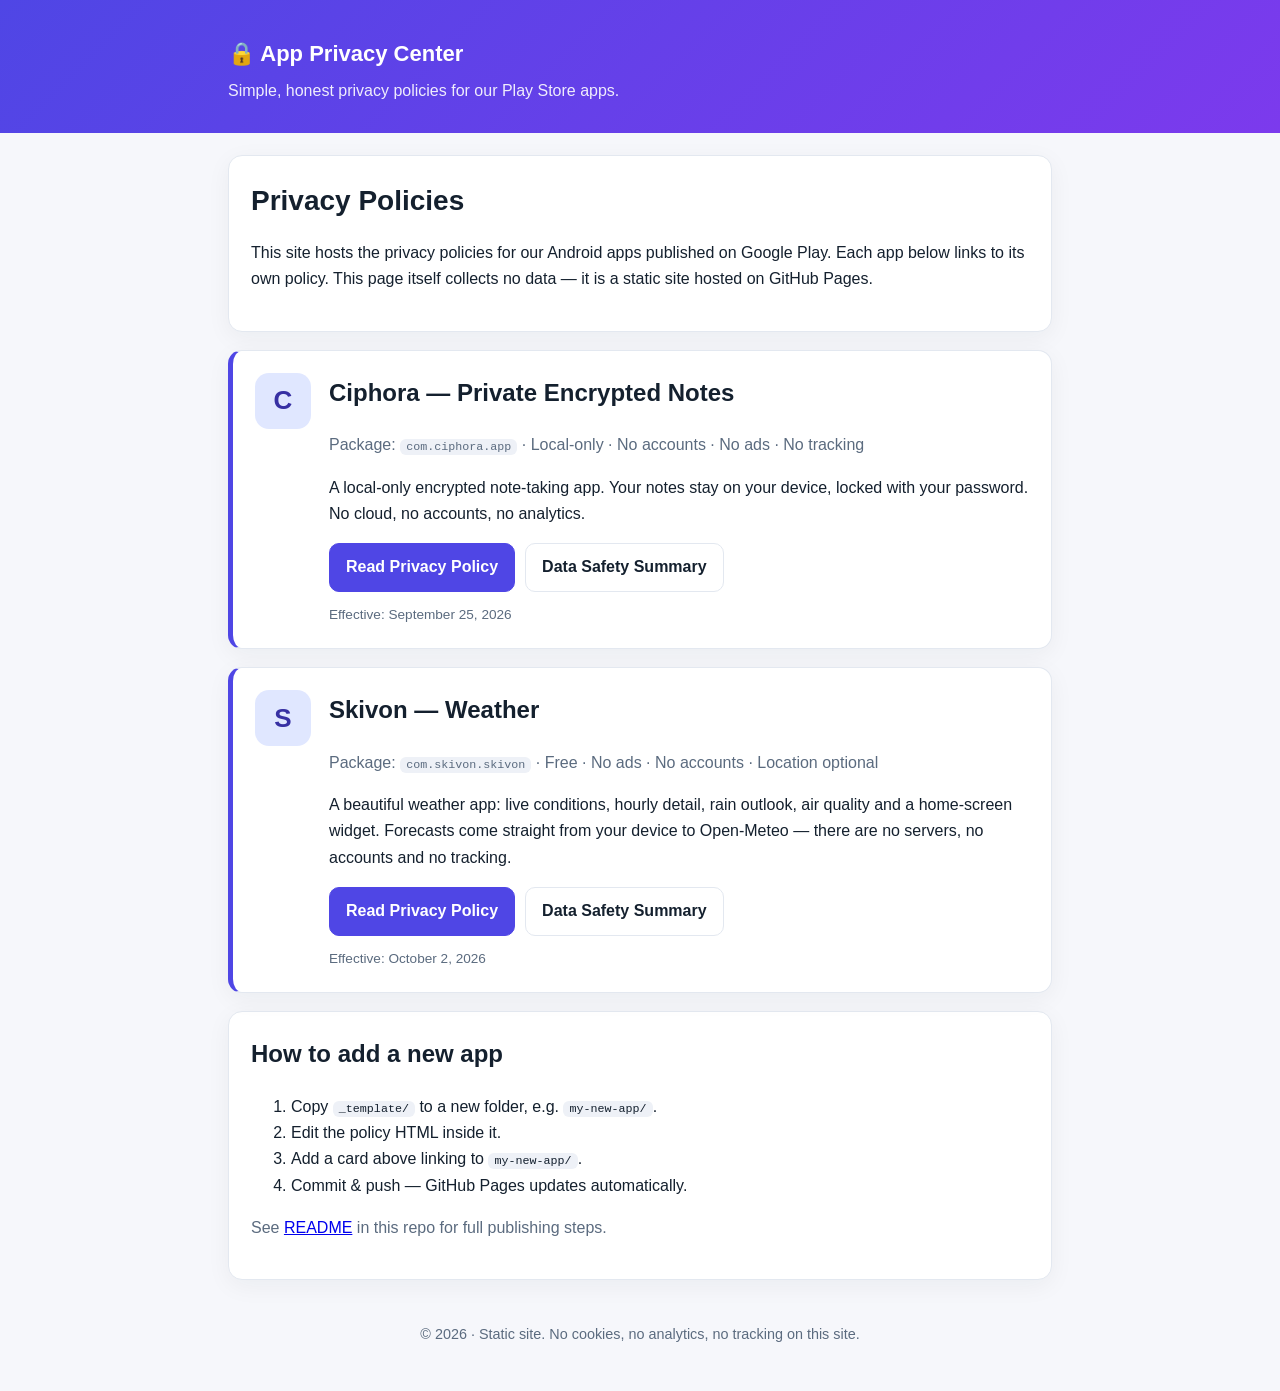
<file: index.html>
<!doctype html>
<html lang="en">
<head>
  <meta charset="utf-8" />
  <meta name="viewport" content="width=device-width, initial-scale=1" />
  <title>Privacy Policies — Our Android Apps</title>
  <meta name="description" content="Privacy policies for our Android apps published on Google Play, including Ciphora and Skivon." />
  <link rel="stylesheet" href="assets/css/style.css" />
  <link rel="icon" href="data:image/svg+xml,<svg xmlns='http://www.w3.org/2000/svg' viewBox='0 0 100 100'><text y='.9em' font-size='90'>🔒</text></svg>" />
</head>
<body>
  <header class="site-header">
    <div class="container">
      <div class="brand">🔒 App Privacy Center</div>
      <p class="tagline">Simple, honest privacy policies for our Play Store apps.</p>
    </div>
  </header>

  <main class="container">
    <section class="card intro">
      <h1>Privacy Policies</h1>
      <p>
        This site hosts the privacy policies for our Android apps published on
        Google Play. Each app below links to its own policy. This page itself
        collects no data — it is a static site hosted on GitHub Pages.
      </p>
    </section>

    <section class="app-grid">
      <!-- Ciphora -->
      <article class="card app-card featured">
        <div class="app-icon">C</div>
        <div>
          <h2>Ciphora — Private Encrypted Notes</h2>
          <p class="meta">Package: <code>com.ciphora.app</code> · Local-only · No accounts · No ads · No tracking</p>
          <p>
            A local-only encrypted note-taking app. Your notes stay on your device,
            locked with your password. No cloud, no accounts, no analytics.
          </p>
          <div class="actions">
            <a class="btn primary" href="ciphora/">Read Privacy Policy</a>
            <a class="btn" href="ciphora/#data-safety">Data Safety Summary</a>
          </div>
          <p class="updated">Effective: September 25, 2026</p>
        </div>
      </article>

      <!-- Skivon -->
      <article class="card app-card featured">
        <div class="app-icon">S</div>
        <div>
          <h2>Skivon — Weather</h2>
          <p class="meta">Package: <code>com.skivon.skivon</code> · Free · No ads · No accounts · Location optional</p>
          <p>
            A beautiful weather app: live conditions, hourly detail, rain outlook, air
            quality and a home-screen widget. Forecasts come straight from your device to
            Open-Meteo — there are no servers, no accounts and no tracking.
          </p>
          <div class="actions">
            <a class="btn primary" href="skivon/">Read Privacy Policy</a>
            <a class="btn" href="skivon/#data-safety">Data Safety Summary</a>
          </div>
          <p class="updated">Effective: October 2, 2026</p>
        </div>
      </article>

      <!-- Template for future apps: copy this block, change name/slug/description -->
      <!--
      <article class="card app-card">
        <div class="app-icon">A</div>
        <div>
          <h2>Your Next App</h2>
          <p class="meta">Package: com.example.app</p>
          <p>Short one-line description.</p>
          <div class="actions">
            <a class="btn primary" href="your-app-slug/">Read Privacy Policy</a>
          </div>
        </div>
      </article>
      -->
    </section>

    <section class="card">
      <h2>How to add a new app</h2>
      <ol>
        <li>Copy <code>_template/</code> to a new folder, e.g. <code>my-new-app/</code>.</li>
        <li>Edit the policy HTML inside it.</li>
        <li>Add a card above linking to <code>my-new-app/</code>.</li>
        <li>Commit &amp; push — GitHub Pages updates automatically.</li>
      </ol>
      <p class="muted">See <a href="https://github.com/">README</a> in this repo for full publishing steps.</p>
    </section>

    <footer class="footer">
      <p>© 2026 · Static site. No cookies, no analytics, no tracking on this site.</p>
    </footer>
  </main>
</body>
</html>
</file>
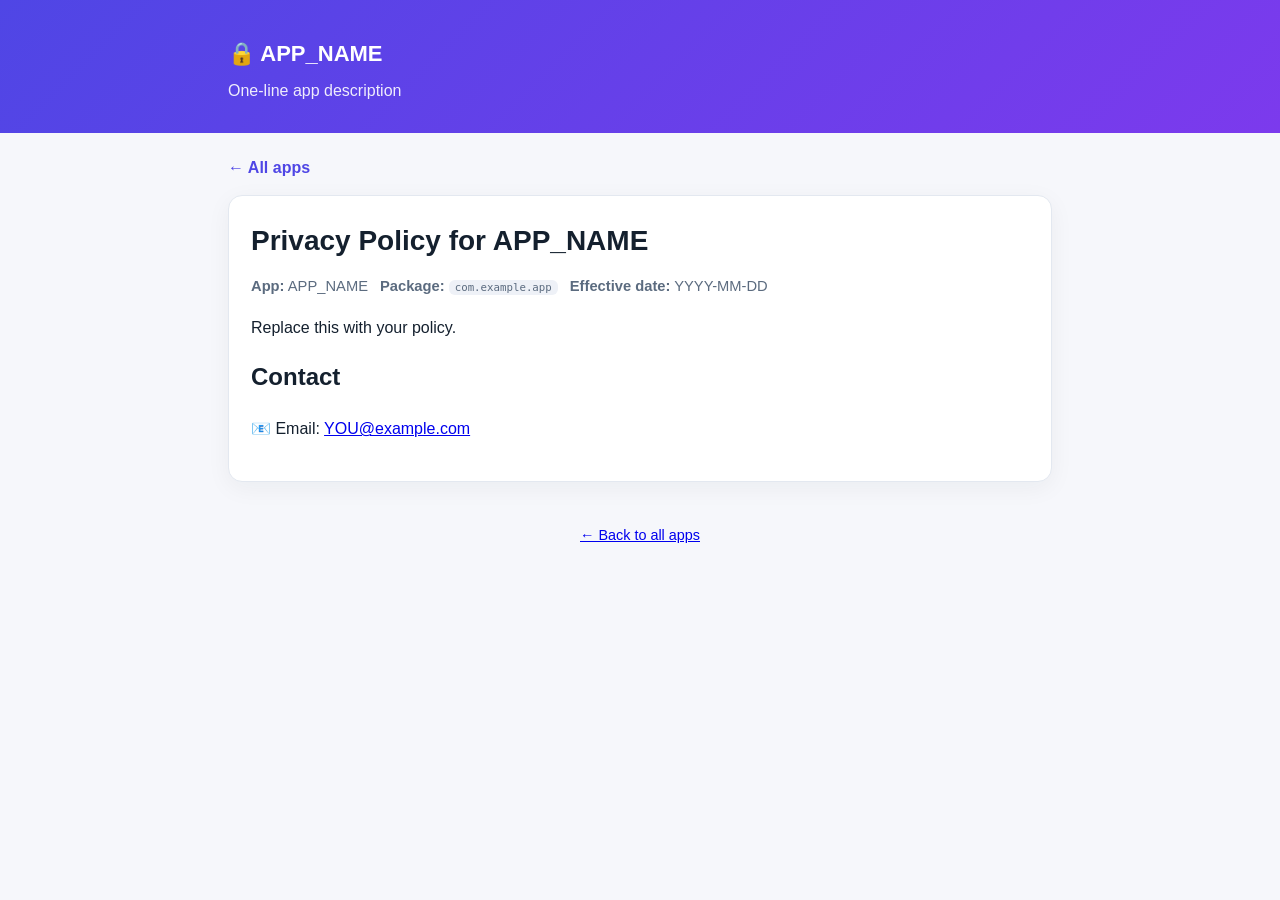
<file: _template/index.html>
<!doctype html>
<html lang="en">
<head>
  <meta charset="utf-8" />
  <meta name="viewport" content="width=device-width, initial-scale=1" />
  <title>Privacy Policy — APP_NAME</title>
  <meta name="description" content="Privacy Policy for APP_NAME." />
  <link rel="stylesheet" href="../assets/css/style.css" />
</head>
<body>
  <header class="site-header">
    <div class="container">
      <div class="brand">🔒 APP_NAME</div>
      <p class="tagline">One-line app description</p>
    </div>
  </header>
  <main class="container">
    <a class="back-link" href="../">← All apps</a>
    <article class="card">
      <h1>Privacy Policy for APP_NAME</h1>
      <div class="policy-meta">
        <span><strong>App:</strong> APP_NAME</span>
        <span><strong>Package:</strong> <code>com.example.app</code></span>
        <span><strong>Effective date:</strong> YYYY-MM-DD</span>
      </div>
      <!-- Copy sections from ciphora/index.html and adapt:
        1. What data is collected?
        2. Permissions used and why
        3. Third-party SDKs (Firebase? Ads? Analytics?)
        4. Data retention & deletion
        5. Children
        6. Contact email (required by Play Console)

        Tables: wrap the header row in <thead>/<tbody> and add data-label="Header"
        to every <td> — theme stylesheets use those labels to stack tables into
        readable cards on phones.
      -->
      <p>Replace this with your policy.</p>
      <h2>Contact</h2>
      <p>📧 Email: <a href="mailto:YOU@example.com">YOU@example.com</a></p>
    </article>
    <footer class="footer"><p><a href="../">← Back to all apps</a></p></footer>
  </main>
</body>
</html>
</file>
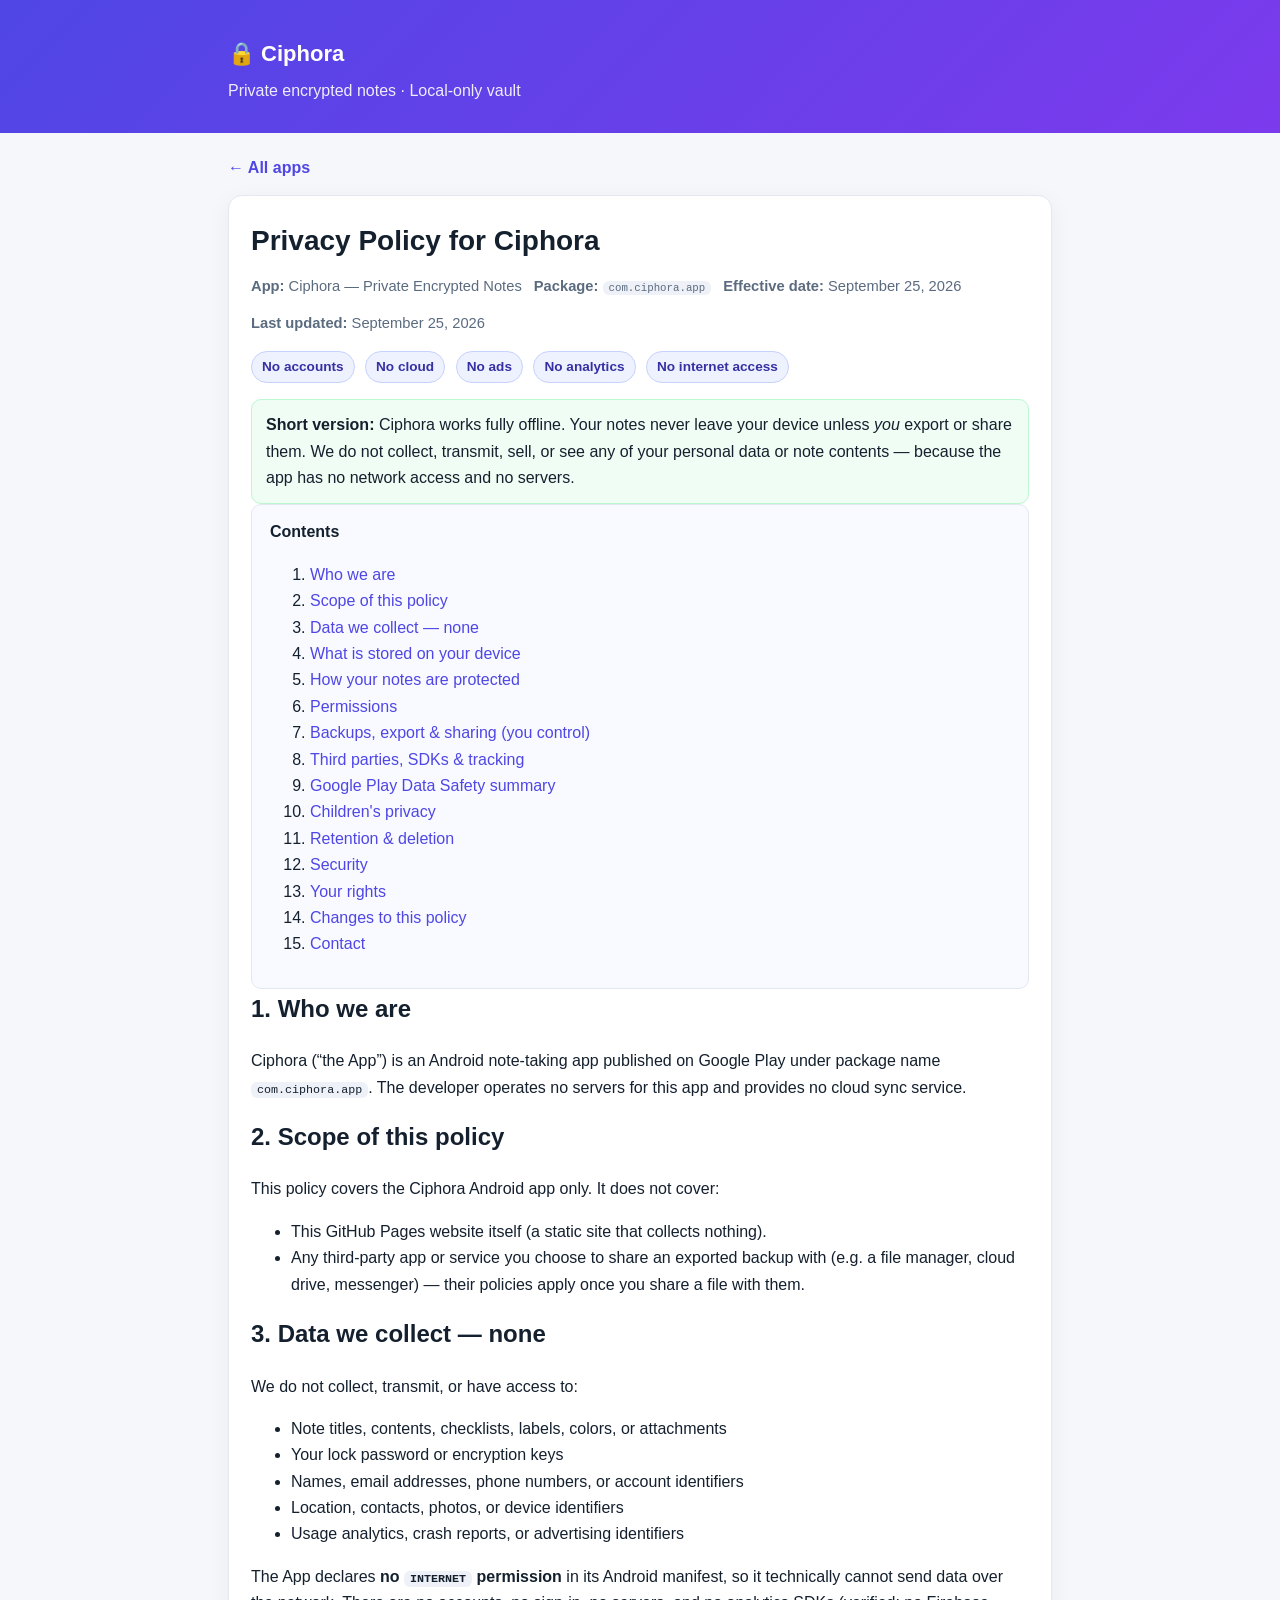
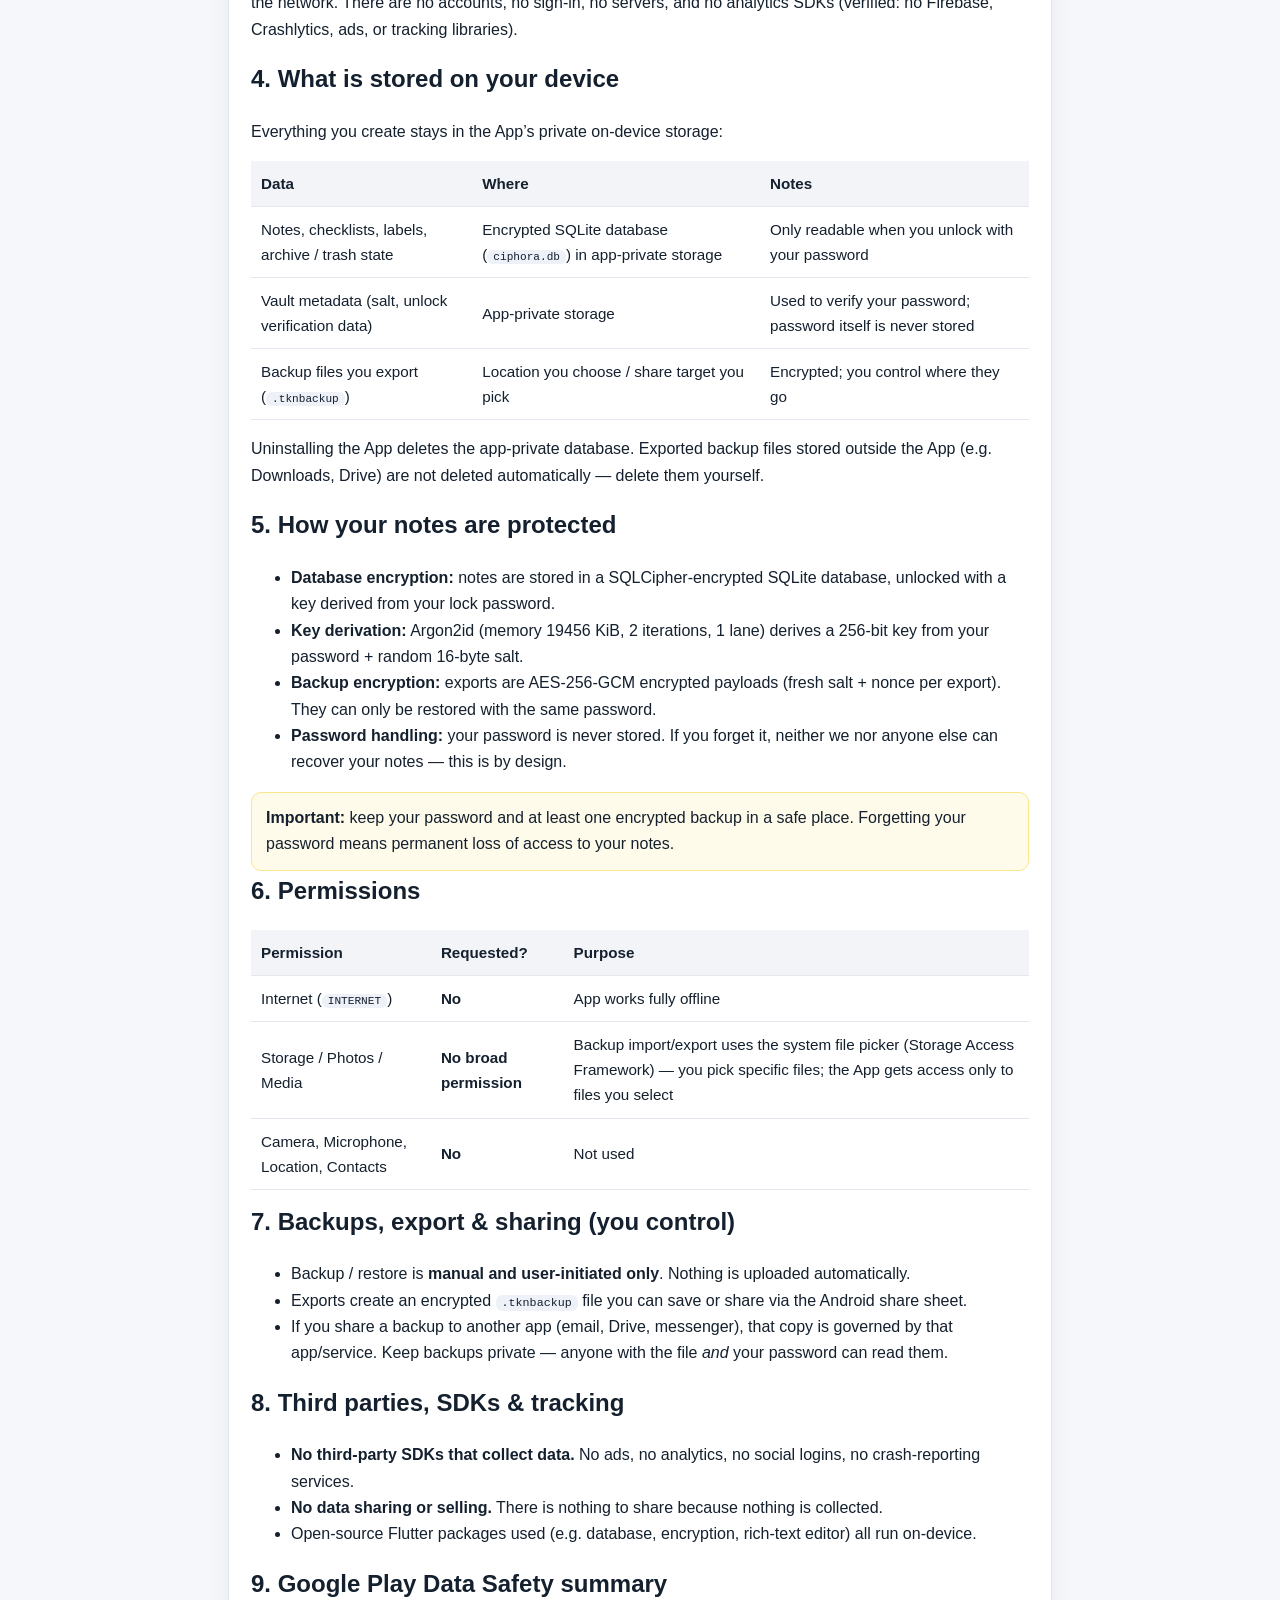
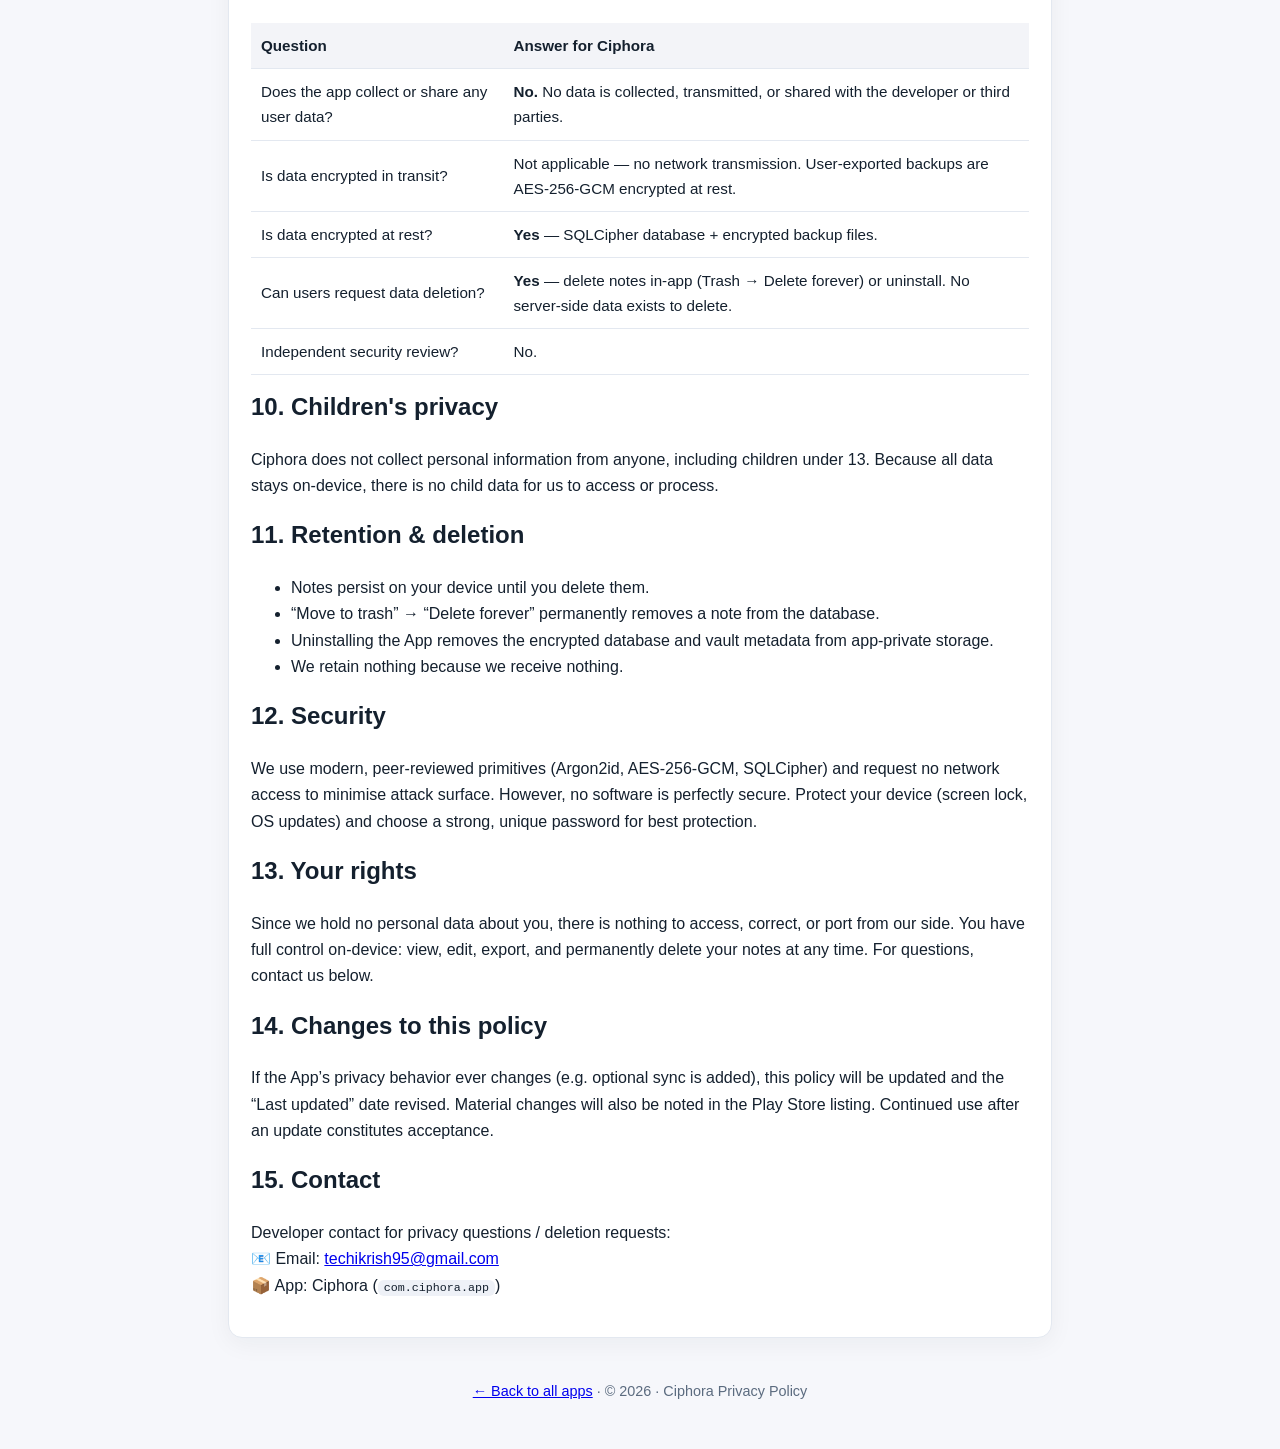
<file: ciphora/index.html>
<!doctype html>
<html lang="en">
<head>
  <meta charset="utf-8" />
  <meta name="viewport" content="width=device-width, initial-scale=1" />
  <title>Privacy Policy — Ciphora</title>
  <meta name="description" content="Privacy Policy for Ciphora, a local-only encrypted note-taking app for Android. No accounts, no cloud, no tracking." />
  <link rel="stylesheet" href="../assets/css/style.css" />
  <link rel="icon" href="data:image/svg+xml,<svg xmlns='http://www.w3.org/2000/svg' viewBox='0 0 100 100'><text y='.9em' font-size='90'>🔒</text></svg>" />
</head>
<body>
  <header class="site-header policy-header">
    <div class="container">
      <div class="brand">🔒 Ciphora</div>
      <p class="tagline">Private encrypted notes · Local-only vault</p>
    </div>
  </header>

  <main class="container">
    <a class="back-link" href="../">← All apps</a>

    <article class="card">
      <h1>Privacy Policy for Ciphora</h1>
      <div class="policy-meta">
        <span><strong>App:</strong> Ciphora — Private Encrypted Notes</span>
        <span><strong>Package:</strong> <code>com.ciphora.app</code></span>
        <span><strong>Effective date:</strong> September 25, 2026</span>
        <span><strong>Last updated:</strong> September 25, 2026</span>
      </div>
      <p>
        <span class="badge">No accounts</span>
        <span class="badge">No cloud</span>
        <span class="badge">No ads</span>
        <span class="badge">No analytics</span>
        <span class="badge">No internet access</span>
      </p>

      <div class="highlight">
        <strong>Short version:</strong> Ciphora works fully offline. Your notes never leave
        your device unless <em>you</em> export or share them. We do not collect, transmit,
        sell, or see any of your personal data or note contents — because the app has no
        network access and no servers.
      </div>

      <nav class="toc">
        <strong>Contents</strong>
        <ol>
          <li><a href="#who">Who we are</a></li>
          <li><a href="#scope">Scope of this policy</a></li>
          <li><a href="#collect">Data we collect — none</a></li>
          <li><a href="#stored">What is stored on your device</a></li>
          <li><a href="#encryption">How your notes are protected</a></li>
          <li><a href="#permissions">Permissions</a></li>
          <li><a href="#backup">Backups, export &amp; sharing (you control)</a></li>
          <li><a href="#third">Third parties, SDKs &amp; tracking</a></li>
          <li><a href="#data-safety">Google Play Data Safety summary</a></li>
          <li><a href="#children">Children's privacy</a></li>
          <li><a href="#retention">Retention &amp; deletion</a></li>
          <li><a href="#security">Security</a></li>
          <li><a href="#rights">Your rights</a></li>
          <li><a href="#changes">Changes to this policy</a></li>
          <li><a href="#contact">Contact</a></li>
        </ol>
      </nav>

      <h2 id="who">1. Who we are</h2>
      <p>
        Ciphora (“the App”) is an Android note-taking app published on Google Play
        under package name <code>com.ciphora.app</code>. The developer operates no
        servers for this app and provides no cloud sync service.
      </p>

      <h2 id="scope">2. Scope of this policy</h2>
      <p>
        This policy covers the Ciphora Android app only. It does not cover:
      </p>
      <ul>
        <li>This GitHub Pages website itself (a static site that collects nothing).</li>
        <li>Any third-party app or service you choose to share an exported backup with (e.g. a file manager, cloud drive, messenger) — their policies apply once you share a file with them.</li>
      </ul>

      <h2 id="collect">3. Data we collect — none</h2>
      <p>We do not collect, transmit, or have access to:</p>
      <ul>
        <li>Note titles, contents, checklists, labels, colors, or attachments</li>
        <li>Your lock password or encryption keys</li>
        <li>Names, email addresses, phone numbers, or account identifiers</li>
        <li>Location, contacts, photos, or device identifiers</li>
        <li>Usage analytics, crash reports, or advertising identifiers</li>
      </ul>
      <p>
        The App declares <strong>no <code>INTERNET</code> permission</strong> in its
        Android manifest, so it technically cannot send data over the network.
        There are no accounts, no sign-in, no servers, and no analytics SDKs
        (verified: no Firebase, Crashlytics, ads, or tracking libraries).
      </p>

      <h2 id="stored">4. What is stored on your device</h2>
      <p>Everything you create stays in the App’s private on-device storage:</p>
      <table>
        <tr><th>Data</th><th>Where</th><th>Notes</th></tr>
        <tr><td>Notes, checklists, labels, archive / trash state</td><td>Encrypted SQLite database (<code>ciphora.db</code>) in app-private storage</td><td>Only readable when you unlock with your password</td></tr>
        <tr><td>Vault metadata (salt, unlock verification data)</td><td>App-private storage</td><td>Used to verify your password; password itself is never stored</td></tr>
        <tr><td>Backup files you export (<code>.tknbackup</code>)</td><td>Location you choose / share target you pick</td><td>Encrypted; you control where they go</td></tr>
      </table>
      <p>Uninstalling the App deletes the app-private database. Exported backup files stored outside the App (e.g. Downloads, Drive) are not deleted automatically — delete them yourself.</p>

      <h2 id="encryption">5. How your notes are protected</h2>
      <ul>
        <li><strong>Database encryption:</strong> notes are stored in a SQLCipher-encrypted SQLite database, unlocked with a key derived from your lock password.</li>
        <li><strong>Key derivation:</strong> Argon2id (memory 19456 KiB, 2 iterations, 1 lane) derives a 256-bit key from your password + random 16-byte salt.</li>
        <li><strong>Backup encryption:</strong> exports are AES-256-GCM encrypted payloads (fresh salt + nonce per export). They can only be restored with the same password.</li>
        <li><strong>Password handling:</strong> your password is never stored. If you forget it, neither we nor anyone else can recover your notes — this is by design.</li>
      </ul>
      <div class="warning">
        <strong>Important:</strong> keep your password and at least one encrypted backup in a safe place.
        Forgetting your password means permanent loss of access to your notes.
      </div>

      <h2 id="permissions">6. Permissions</h2>
      <table>
        <tr><th>Permission</th><th>Requested?</th><th>Purpose</th></tr>
        <tr><td>Internet (<code>INTERNET</code>)</td><td><strong>No</strong></td><td>App works fully offline</td></tr>
        <tr><td>Storage / Photos / Media</td><td><strong>No broad permission</strong></td><td>Backup import/export uses the system file picker (Storage Access Framework) — you pick specific files; the App gets access only to files you select</td></tr>
        <tr><td>Camera, Microphone, Location, Contacts</td><td><strong>No</strong></td><td>Not used</td></tr>
      </table>

      <h2 id="backup">7. Backups, export &amp; sharing (you control)</h2>
      <ul>
        <li>Backup / restore is <strong>manual and user-initiated only</strong>. Nothing is uploaded automatically.</li>
        <li>Exports create an encrypted <code>.tknbackup</code> file you can save or share via the Android share sheet.</li>
        <li>If you share a backup to another app (email, Drive, messenger), that copy is governed by that app/service. Keep backups private — anyone with the file <em>and</em> your password can read them.</li>
      </ul>

      <h2 id="third">8. Third parties, SDKs &amp; tracking</h2>
      <ul>
        <li><strong>No third-party SDKs that collect data.</strong> No ads, no analytics, no social logins, no crash-reporting services.</li>
        <li><strong>No data sharing or selling.</strong> There is nothing to share because nothing is collected.</li>
        <li>Open-source Flutter packages used (e.g. database, encryption, rich-text editor) all run on-device.</li>
      </ul>

      <h2 id="data-safety">9. Google Play Data Safety summary</h2>
      <table>
        <tr><th>Question</th><th>Answer for Ciphora</th></tr>
        <tr><td>Does the app collect or share any user data?</td><td><strong>No.</strong> No data is collected, transmitted, or shared with the developer or third parties.</td></tr>
        <tr><td>Is data encrypted in transit?</td><td>Not applicable — no network transmission. User-exported backups are AES-256-GCM encrypted at rest.</td></tr>
        <tr><td>Is data encrypted at rest?</td><td><strong>Yes</strong> — SQLCipher database + encrypted backup files.</td></tr>
        <tr><td>Can users request data deletion?</td><td><strong>Yes</strong> — delete notes in-app (Trash → Delete forever) or uninstall. No server-side data exists to delete.</td></tr>
        <tr><td>Independent security review?</td><td>No.</td></tr>
      </table>

      <h2 id="children">10. Children's privacy</h2>
      <p>
        Ciphora does not collect personal information from anyone, including children under 13.
        Because all data stays on-device, there is no child data for us to access or process.
      </p>

      <h2 id="retention">11. Retention &amp; deletion</h2>
      <ul>
        <li>Notes persist on your device until you delete them.</li>
        <li>“Move to trash” → “Delete forever” permanently removes a note from the database.</li>
        <li>Uninstalling the App removes the encrypted database and vault metadata from app-private storage.</li>
        <li>We retain nothing because we receive nothing.</li>
      </ul>

      <h2 id="security">12. Security</h2>
      <p>
        We use modern, peer-reviewed primitives (Argon2id, AES-256-GCM, SQLCipher) and request
        no network access to minimise attack surface. However, no software is perfectly secure.
        Protect your device (screen lock, OS updates) and choose a strong, unique password for best protection.
      </p>

      <h2 id="rights">13. Your rights</h2>
      <p>
        Since we hold no personal data about you, there is nothing to access, correct, or port from our side.
        You have full control on-device: view, edit, export, and permanently delete your notes at any time.
        For questions, contact us below.
      </p>

      <h2 id="changes">14. Changes to this policy</h2>
      <p>
        If the App’s privacy behavior ever changes (e.g. optional sync is added), this policy will be
        updated and the “Last updated” date revised. Material changes will also be noted in the Play Store listing.
        Continued use after an update constitutes acceptance.
      </p>

      <h2 id="contact">15. Contact</h2>
      <p>
        Developer contact for privacy questions / deletion requests:<br />
        📧 Email: <a href="mailto:techikrish95@gmail.com">techikrish95@gmail.com</a><br />
        📦 App: Ciphora (<code>com.ciphora.app</code>)
      </p>
    </article>

    <footer class="footer">
      <p><a href="../">← Back to all apps</a> · © 2026 · Ciphora Privacy Policy</p>
    </footer>
  </main>
</body>
</html>
</file>
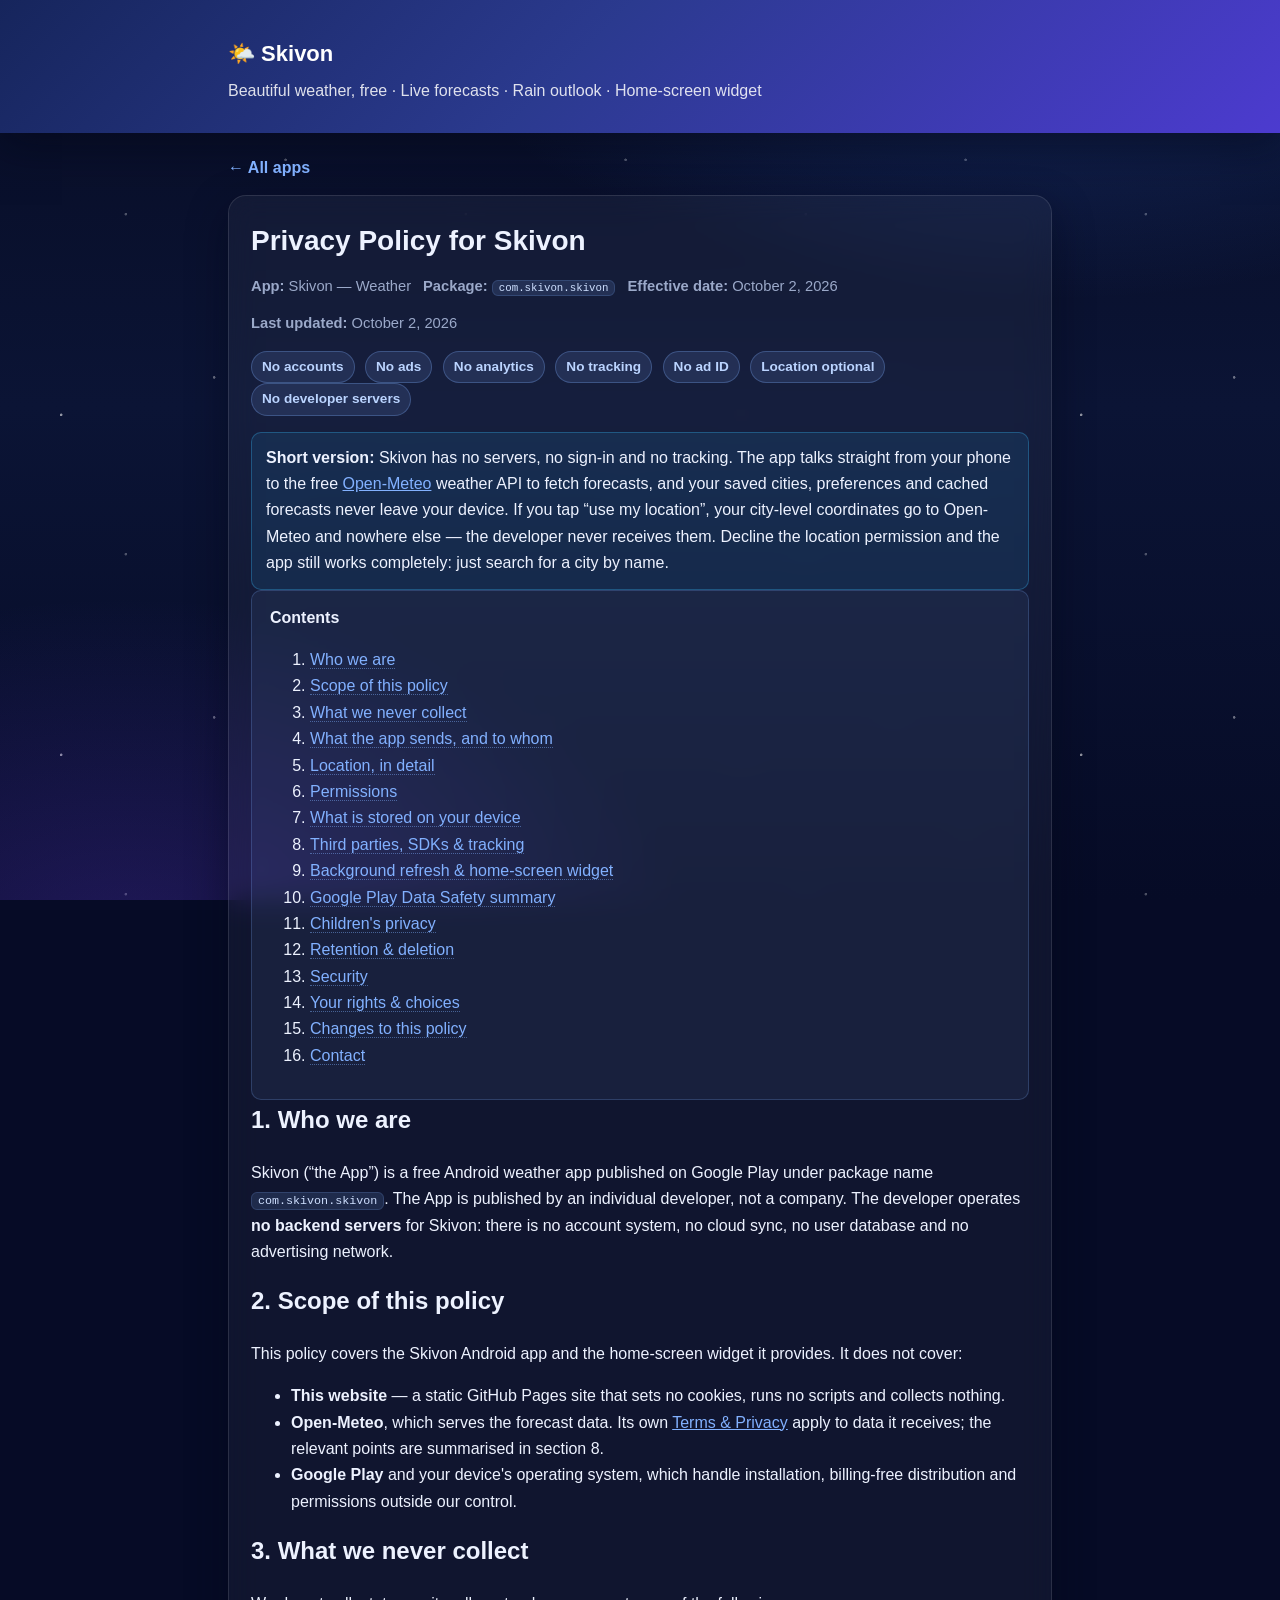
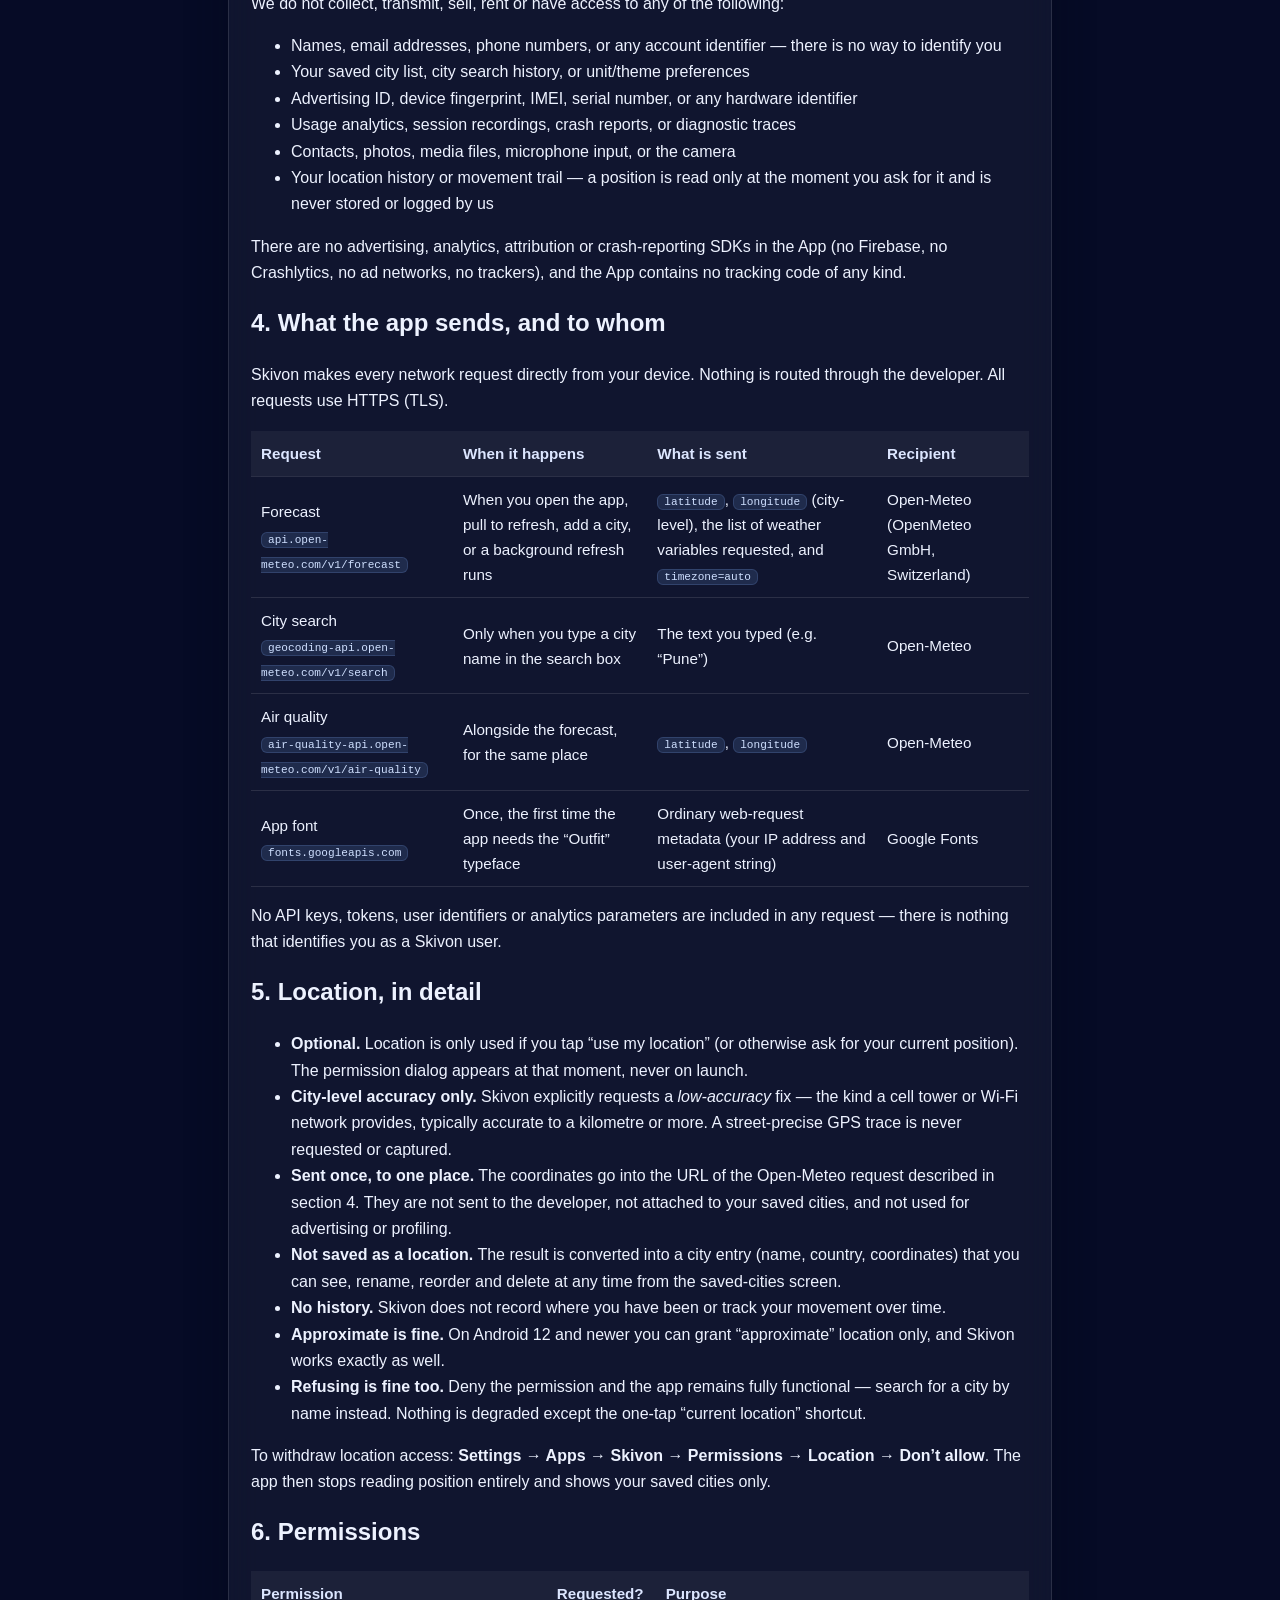
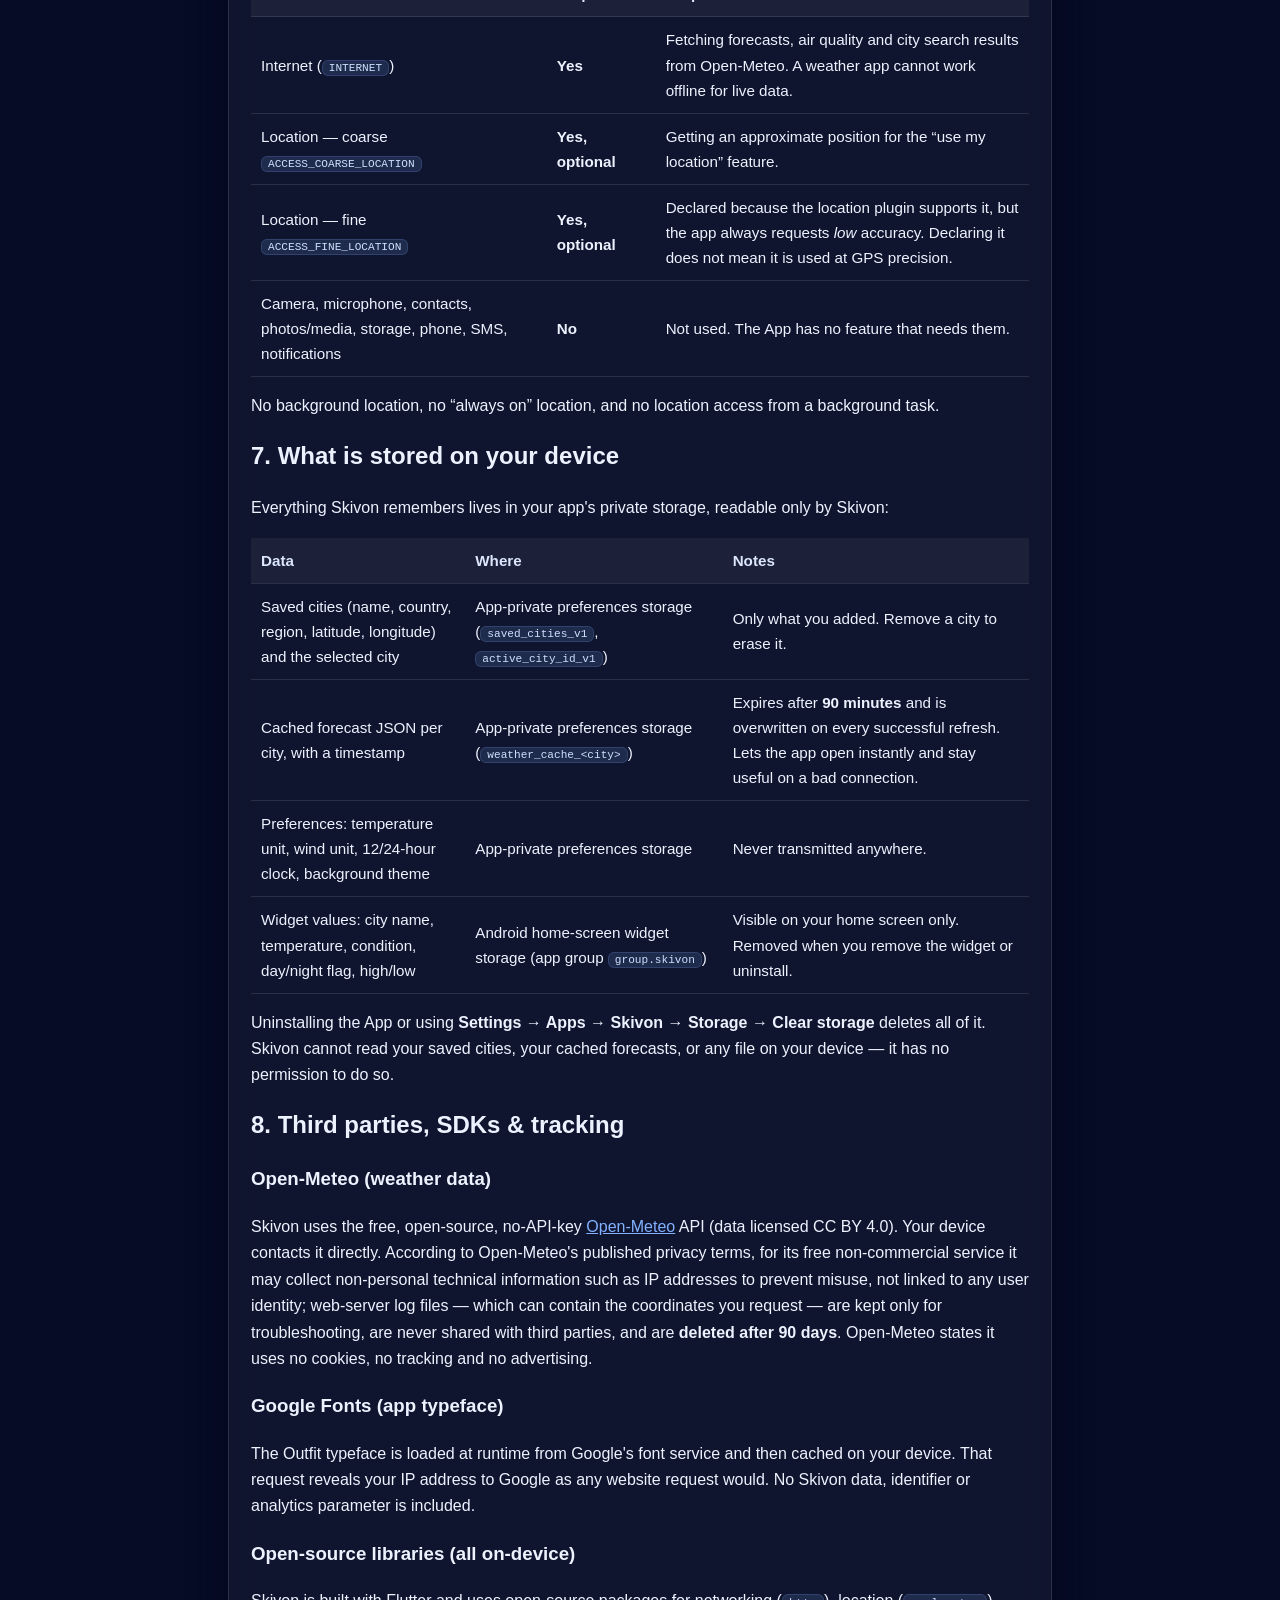
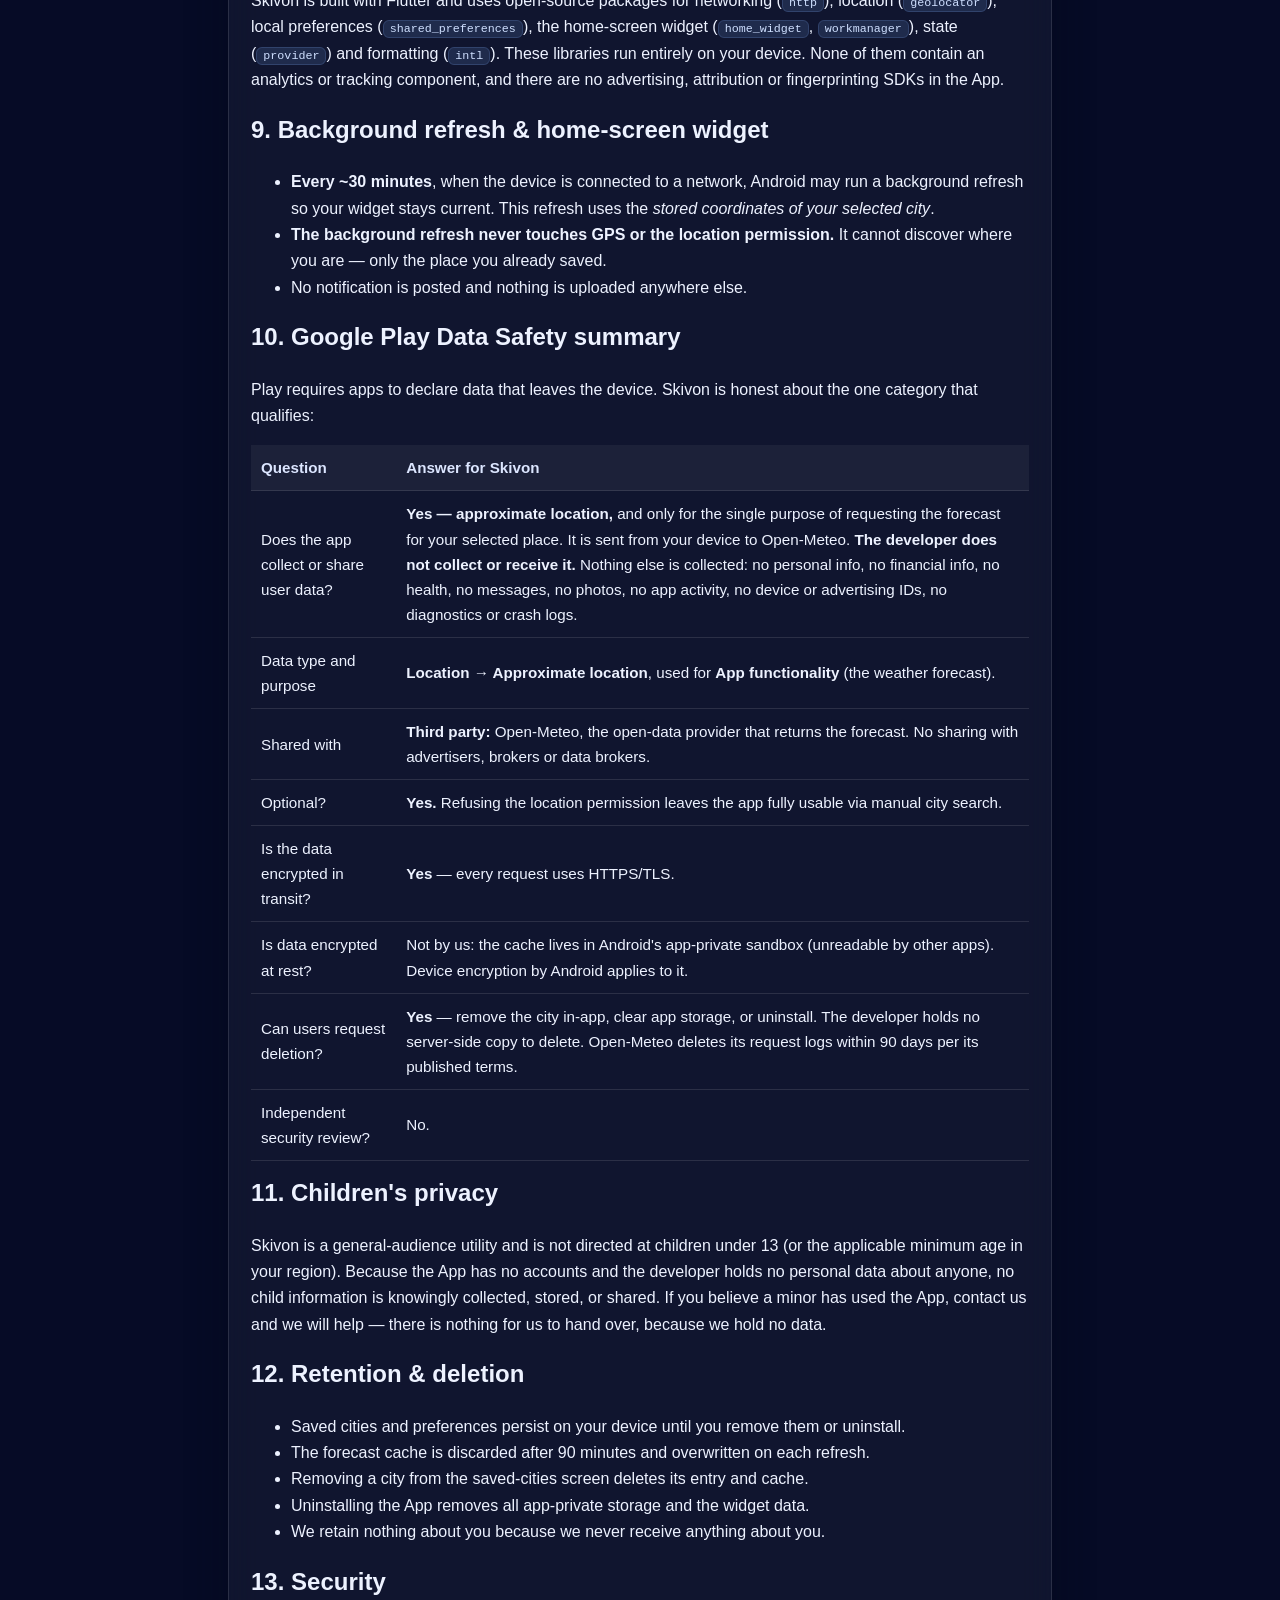
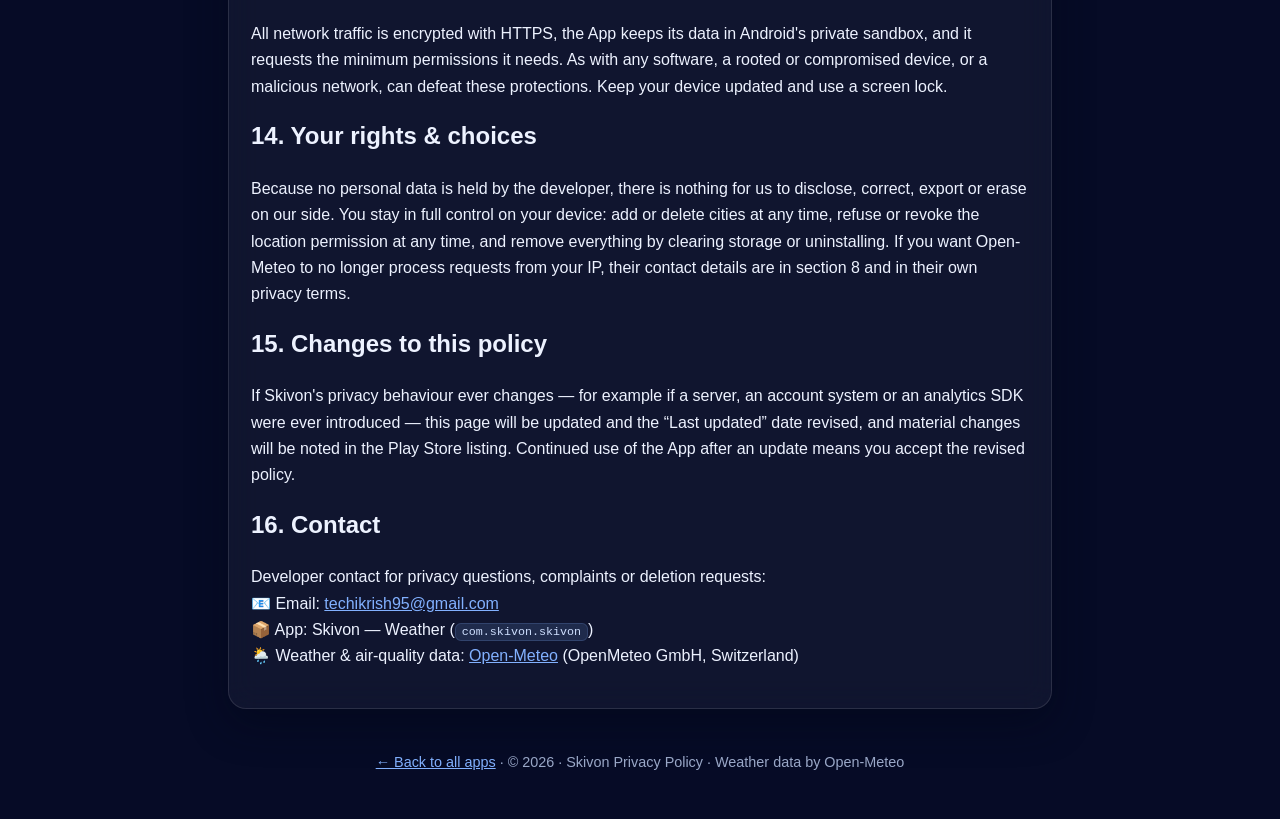
<file: skivon/index.html>
<!doctype html>
<html lang="en">
<head>
  <meta charset="utf-8" />
  <meta name="viewport" content="width=device-width, initial-scale=1" />
  <title>Privacy Policy — Skivon</title>
  <meta name="description" content="Privacy Policy for Skivon, a free no-ads weather app for Android. No accounts, no analytics, no tracking. Location is optional and only used to fetch your local forecast." />
  <link rel="stylesheet" href="../assets/css/style.css" />
  <link rel="stylesheet" href="../assets/css/theme-sky.css" />
  <link rel="icon" href="data:image/svg+xml,<svg xmlns='http://www.w3.org/2000/svg' viewBox='0 0 100 100'><text y='.9em' font-size='90'>🌤️</text></svg>" />
</head>
<body class="sky-theme">
  <header class="site-header policy-header">
    <div class="container">
      <div class="brand">🌤️ Skivon</div>
      <p class="tagline">Beautiful weather, free · Live forecasts · Rain outlook · Home-screen widget</p>
    </div>
  </header>

  <main class="container">
    <a class="back-link" href="../">← All apps</a>

    <article class="card">
      <h1>Privacy Policy for Skivon</h1>
      <div class="policy-meta">
        <span><strong>App:</strong> Skivon — Weather</span>
        <span><strong>Package:</strong> <code>com.skivon.skivon</code></span>
        <span><strong>Effective date:</strong> October 2, 2026</span>
        <span><strong>Last updated:</strong> October 2, 2026</span>
      </div>
      <p>
        <span class="badge">No accounts</span>
        <span class="badge">No ads</span>
        <span class="badge">No analytics</span>
        <span class="badge">No tracking</span>
        <span class="badge">No ad ID</span>
        <span class="badge">Location optional</span>
        <span class="badge">No developer servers</span>
      </p>

      <div class="highlight">
        <strong>Short version:</strong> Skivon has no servers, no sign-in and no tracking.
        The app talks straight from your phone to the free
        <a href="https://open-meteo.com/" target="_blank" rel="noopener noreferrer">Open-Meteo</a>
        weather API to fetch forecasts, and your saved cities, preferences and cached
        forecasts never leave your device. If you tap “use my location”, your
        city-level coordinates go to Open-Meteo and nowhere else — the developer never
        receives them. Decline the location permission and the app still works
        completely: just search for a city by name.
      </div>

      <nav class="toc">
        <strong>Contents</strong>
        <ol>
          <li><a href="#who">Who we are</a></li>
          <li><a href="#scope">Scope of this policy</a></li>
          <li><a href="#never">What we never collect</a></li>
          <li><a href="#network">What the app sends, and to whom</a></li>
          <li><a href="#location">Location, in detail</a></li>
          <li><a href="#permissions">Permissions</a></li>
          <li><a href="#stored">What is stored on your device</a></li>
          <li><a href="#third">Third parties, SDKs &amp; tracking</a></li>
          <li><a href="#background">Background refresh &amp; home-screen widget</a></li>
          <li><a href="#data-safety">Google Play Data Safety summary</a></li>
          <li><a href="#children">Children's privacy</a></li>
          <li><a href="#retention">Retention &amp; deletion</a></li>
          <li><a href="#security">Security</a></li>
          <li><a href="#rights">Your rights &amp; choices</a></li>
          <li><a href="#changes">Changes to this policy</a></li>
          <li><a href="#contact">Contact</a></li>
        </ol>
      </nav>

      <h2 id="who">1. Who we are</h2>
      <p>
        Skivon (“the App”) is a free Android weather app published on Google Play under
        package name <code>com.skivon.skivon</code>. The App is published by an individual
        developer, not a company. The developer operates <strong>no backend servers</strong>
        for Skivon: there is no account system, no cloud sync, no user database and no
        advertising network.
      </p>

      <h2 id="scope">2. Scope of this policy</h2>
      <p>This policy covers the Skivon Android app and the home-screen widget it provides. It does not cover:</p>
      <ul>
        <li><strong>This website</strong> — a static GitHub Pages site that sets no cookies, runs no scripts and collects nothing.</li>
        <li><strong>Open-Meteo</strong>, which serves the forecast data. Its own <a href="https://open-meteo.com/en/terms" target="_blank" rel="noopener noreferrer">Terms &amp; Privacy</a> apply to data it receives; the relevant points are summarised in section 8.</li>
        <li><strong>Google Play</strong> and your device's operating system, which handle installation, billing-free distribution and permissions outside our control.</li>
      </ul>

      <h2 id="never">3. What we never collect</h2>
      <p>We do not collect, transmit, sell, rent or have access to any of the following:</p>
      <ul>
        <li>Names, email addresses, phone numbers, or any account identifier — there is no way to identify you</li>
        <li>Your saved city list, city search history, or unit/theme preferences</li>
        <li>Advertising ID, device fingerprint, IMEI, serial number, or any hardware identifier</li>
        <li>Usage analytics, session recordings, crash reports, or diagnostic traces</li>
        <li>Contacts, photos, media files, microphone input, or the camera</li>
        <li>Your location history or movement trail — a position is read only at the moment you ask for it and is never stored or logged by us</li>
      </ul>
      <p>
        There are no advertising, analytics, attribution or crash-reporting SDKs in the App
        (no Firebase, no Crashlytics, no ad networks, no trackers), and the App contains no
        tracking code of any kind.
      </p>

      <h2 id="network">4. What the app sends, and to whom</h2>
      <p>
        Skivon makes every network request directly from your device. Nothing is routed
        through the developer. All requests use HTTPS (TLS).
      </p>
      <table>
        <thead><tr><th>Request</th><th>When it happens</th><th>What is sent</th><th>Recipient</th></tr></thead>
        <tbody>
        <tr>
          <td data-label="Request">Forecast<br /><code>api.open-meteo.com/v1/forecast</code></td>
          <td data-label="When it happens">When you open the app, pull to refresh, add a city, or a background refresh runs</td>
          <td data-label="What is sent"><code>latitude</code>, <code>longitude</code> (city-level), the list of weather variables requested, and <code>timezone=auto</code></td>
          <td data-label="Recipient">Open-Meteo (OpenMeteo GmbH, Switzerland)</td>
        </tr>
        <tr>
          <td data-label="Request">City search<br /><code>geocoding-api.open-meteo.com/v1/search</code></td>
          <td data-label="When it happens">Only when you type a city name in the search box</td>
          <td data-label="What is sent">The text you typed (e.g. “Pune”)</td>
          <td data-label="Recipient">Open-Meteo</td>
        </tr>
        <tr>
          <td data-label="Request">Air quality<br /><code>air-quality-api.open-meteo.com/v1/air-quality</code></td>
          <td data-label="When it happens">Alongside the forecast, for the same place</td>
          <td data-label="What is sent"><code>latitude</code>, <code>longitude</code></td>
          <td data-label="Recipient">Open-Meteo</td>
        </tr>
        <tr>
          <td data-label="Request">App font<br /><code>fonts.googleapis.com</code></td>
          <td data-label="When it happens">Once, the first time the app needs the “Outfit” typeface</td>
          <td data-label="What is sent">Ordinary web-request metadata (your IP address and user-agent string)</td>
          <td data-label="Recipient">Google Fonts</td>
        </tr>
      </tbody>
      </table>
      <p>
        No API keys, tokens, user identifiers or analytics parameters are included in any
        request — there is nothing that identifies you as a Skivon user.
      </p>

      <h2 id="location">5. Location, in detail</h2>
      <ul>
        <li><strong>Optional.</strong> Location is only used if you tap “use my location” (or otherwise ask for your current position). The permission dialog appears at that moment, never on launch.</li>
        <li><strong>City-level accuracy only.</strong> Skivon explicitly requests a <em>low-accuracy</em> fix — the kind a cell tower or Wi-Fi network provides, typically accurate to a kilometre or more. A street-precise GPS trace is never requested or captured.</li>
        <li><strong>Sent once, to one place.</strong> The coordinates go into the URL of the Open-Meteo request described in section 4. They are not sent to the developer, not attached to your saved cities, and not used for advertising or profiling.</li>
        <li><strong>Not saved as a location.</strong> The result is converted into a city entry (name, country, coordinates) that you can see, rename, reorder and delete at any time from the saved-cities screen.</li>
        <li><strong>No history.</strong> Skivon does not record where you have been or track your movement over time.</li>
        <li><strong>Approximate is fine.</strong> On Android 12 and newer you can grant “approximate” location only, and Skivon works exactly as well.</li>
        <li><strong>Refusing is fine too.</strong> Deny the permission and the app remains fully functional — search for a city by name instead. Nothing is degraded except the one-tap “current location” shortcut.</li>
      </ul>
      <p>
        To withdraw location access: <strong>Settings → Apps → Skivon → Permissions →
        Location → Don’t allow</strong>. The app then stops reading position entirely and
        shows your saved cities only.
      </p>

      <h2 id="permissions">6. Permissions</h2>
      <table>
        <thead><tr><th>Permission</th><th>Requested?</th><th>Purpose</th></tr></thead>
        <tbody>
        <tr>
          <td data-label="Permission">Internet (<code>INTERNET</code>)</td>
          <td data-label="Requested?"><strong>Yes</strong></td>
          <td data-label="Purpose">Fetching forecasts, air quality and city search results from Open-Meteo. A weather app cannot work offline for live data.</td>
        </tr>
        <tr>
          <td data-label="Permission">Location — coarse<br /><code>ACCESS_COARSE_LOCATION</code></td>
          <td data-label="Requested?"><strong>Yes, optional</strong></td>
          <td data-label="Purpose">Getting an approximate position for the “use my location” feature.</td>
        </tr>
        <tr>
          <td data-label="Permission">Location — fine<br /><code>ACCESS_FINE_LOCATION</code></td>
          <td data-label="Requested?"><strong>Yes, optional</strong></td>
          <td data-label="Purpose">Declared because the location plugin supports it, but the app always requests <em>low</em> accuracy. Declaring it does not mean it is used at GPS precision.</td>
        </tr>
        <tr>
          <td data-label="Permission">Camera, microphone, contacts, photos/media, storage, phone, SMS, notifications</td>
          <td data-label="Requested?"><strong>No</strong></td>
          <td data-label="Purpose">Not used. The App has no feature that needs them.</td>
        </tr>
      </tbody>
      </table>
      <p>No background location, no “always on” location, and no location access from a background task.</p>

      <h2 id="stored">7. What is stored on your device</h2>
      <p>Everything Skivon remembers lives in your app's private storage, readable only by Skivon:</p>
      <table>
        <thead><tr><th>Data</th><th>Where</th><th>Notes</th></tr></thead>
        <tbody>
        <tr><td data-label="Data">Saved cities (name, country, region, latitude, longitude) and the selected city</td><td data-label="Where">App-private preferences storage (<code>saved_cities_v1</code>, <code>active_city_id_v1</code>)</td><td data-label="Notes">Only what you added. Remove a city to erase it.</td></tr>
        <tr><td data-label="Data">Cached forecast JSON per city, with a timestamp</td><td data-label="Where">App-private preferences storage (<code>weather_cache_&lt;city&gt;</code>)</td><td data-label="Notes">Expires after <strong>90 minutes</strong> and is overwritten on every successful refresh. Lets the app open instantly and stay useful on a bad connection.</td></tr>
        <tr><td data-label="Data">Preferences: temperature unit, wind unit, 12/24-hour clock, background theme</td><td data-label="Where">App-private preferences storage</td><td data-label="Notes">Never transmitted anywhere.</td></tr>
        <tr><td data-label="Data">Widget values: city name, temperature, condition, day/night flag, high/low</td><td data-label="Where">Android home-screen widget storage (app group <code>group.skivon</code>)</td><td data-label="Notes">Visible on your home screen only. Removed when you remove the widget or uninstall.</td></tr>
      </tbody>
      </table>
      <p>
        Uninstalling the App or using <strong>Settings → Apps → Skivon → Storage → Clear
        storage</strong> deletes all of it. Skivon cannot read your saved cities, your
        cached forecasts, or any file on your device — it has no permission to do so.
      </p>

      <h2 id="third">8. Third parties, SDKs &amp; tracking</h2>
      <h3>Open-Meteo (weather data)</h3>
      <p>
        Skivon uses the free, open-source, no-API-key
        <a href="https://open-meteo.com/" target="_blank" rel="noopener noreferrer">Open-Meteo</a>
        API (data licensed CC BY 4.0). Your device contacts it directly. According to
        Open-Meteo's published privacy terms, for its free non-commercial service it may
        collect non-personal technical information such as IP addresses to prevent misuse,
        not linked to any user identity; web-server log files — which can contain the
        coordinates you request — are kept only for troubleshooting, are never shared with
        third parties, and are <strong>deleted after 90 days</strong>. Open-Meteo states
        it uses no cookies, no tracking and no advertising.
      </p>
      <h3>Google Fonts (app typeface)</h3>
      <p>
        The Outfit typeface is loaded at runtime from Google's font service and then cached
        on your device. That request reveals your IP address to Google as any website
        request would. No Skivon data, identifier or analytics parameter is included.
      </p>
      <h3>Open-source libraries (all on-device)</h3>
      <p>
        Skivon is built with Flutter and uses open-source packages for networking
        (<code>http</code>), location (<code>geolocator</code>), local preferences
        (<code>shared_preferences</code>), the home-screen widget
        (<code>home_widget</code>, <code>workmanager</code>), state
        (<code>provider</code>) and formatting (<code>intl</code>). These libraries run
        entirely on your device. None of them contain an analytics or tracking component,
        and there are no advertising, attribution or fingerprinting SDKs in the App.
      </p>

      <h2 id="background">9. Background refresh &amp; home-screen widget</h2>
      <ul>
        <li>
          <strong>Every ~30 minutes</strong>, when the device is connected to a network,
          Android may run a background refresh so your widget stays current. This refresh
          uses the <em>stored coordinates of your selected city</em>.
        </li>
        <li>
          <strong>The background refresh never touches GPS or the location permission.</strong>
          It cannot discover where you are — only the place you already saved.
        </li>
        <li>No notification is posted and nothing is uploaded anywhere else.</li>
      </ul>

      <h2 id="data-safety">10. Google Play Data Safety summary</h2>
      <p>
        Play requires apps to declare data that leaves the device. Skivon is honest about
        the one category that qualifies:
      </p>
      <table>
        <thead><tr><th>Question</th><th>Answer for Skivon</th></tr></thead>
        <tbody>
        <tr>
          <td data-label="Question">Does the app collect or share user data?</td>
          <td data-label="Answer for Skivon">
            <strong>Yes — approximate location,</strong> and only for the single purpose of
            requesting the forecast for your selected place. It is sent from your device to
            Open-Meteo. <strong>The developer does not collect or receive it.</strong>
            Nothing else is collected: no personal info, no financial info, no health, no
            messages, no photos, no app activity, no device or advertising IDs, no
            diagnostics or crash logs.
          </td>
        </tr>
        <tr><td data-label="Question">Data type and purpose</td><td data-label="Answer for Skivon"><strong>Location → Approximate location</strong>, used for <strong>App functionality</strong> (the weather forecast).</td></tr>
        <tr><td data-label="Question">Shared with</td><td data-label="Answer for Skivon"><strong>Third party:</strong> Open-Meteo, the open-data provider that returns the forecast. No sharing with advertisers, brokers or data brokers.</td></tr>
        <tr><td data-label="Question">Optional?</td><td data-label="Answer for Skivon"><strong>Yes.</strong> Refusing the location permission leaves the app fully usable via manual city search.</td></tr>
        <tr><td data-label="Question">Is the data encrypted in transit?</td><td data-label="Answer for Skivon"><strong>Yes</strong> — every request uses HTTPS/TLS.</td></tr>
        <tr><td data-label="Question">Is data encrypted at rest?</td><td data-label="Answer for Skivon">Not by us: the cache lives in Android's app-private sandbox (unreadable by other apps). Device encryption by Android applies to it.</td></tr>
        <tr><td data-label="Question">Can users request deletion?</td><td data-label="Answer for Skivon"><strong>Yes</strong> — remove the city in-app, clear app storage, or uninstall. The developer holds no server-side copy to delete. Open-Meteo deletes its request logs within 90 days per its published terms.</td></tr>
        <tr><td data-label="Question">Independent security review?</td><td data-label="Answer for Skivon">No.</td></tr>
      </tbody>
      </table>

      <h2 id="children">11. Children's privacy</h2>
      <p>
        Skivon is a general-audience utility and is not directed at children under 13 (or
        the applicable minimum age in your region). Because the App has no accounts and
        the developer holds no personal data about anyone, no child information is
        knowingly collected, stored, or shared. If you believe a minor has used the App,
        contact us and we will help — there is nothing for us to hand over, because we hold
        no data.
      </p>

      <h2 id="retention">12. Retention &amp; deletion</h2>
      <ul>
        <li>Saved cities and preferences persist on your device until you remove them or uninstall.</li>
        <li>The forecast cache is discarded after 90 minutes and overwritten on each refresh.</li>
        <li>Removing a city from the saved-cities screen deletes its entry and cache.</li>
        <li>Uninstalling the App removes all app-private storage and the widget data.</li>
        <li>We retain nothing about you because we never receive anything about you.</li>
      </ul>

      <h2 id="security">13. Security</h2>
      <p>
        All network traffic is encrypted with HTTPS, the App keeps its data in Android's
        private sandbox, and it requests the minimum permissions it needs. As with any
        software, a rooted or compromised device, or a malicious network, can defeat these
        protections. Keep your device updated and use a screen lock.
      </p>

      <h2 id="rights">14. Your rights &amp; choices</h2>
      <p>
        Because no personal data is held by the developer, there is nothing for us to
        disclose, correct, export or erase on our side. You stay in full control on your
        device: add or delete cities at any time, refuse or revoke the location permission
        at any time, and remove everything by clearing storage or uninstalling. If you want
        Open-Meteo to no longer process requests from your IP, their contact details are in
        section 8 and in their own privacy terms.
      </p>

      <h2 id="changes">15. Changes to this policy</h2>
      <p>
        If Skivon's privacy behaviour ever changes — for example if a server, an account
        system or an analytics SDK were ever introduced — this page will be updated and the
        “Last updated” date revised, and material changes will be noted in the Play Store
        listing. Continued use of the App after an update means you accept the revised
        policy.
      </p>

      <h2 id="contact">16. Contact</h2>
      <p>
        Developer contact for privacy questions, complaints or deletion requests:<br />
        📧 Email: <a href="mailto:techikrish95@gmail.com">techikrish95@gmail.com</a><br />
        📦 App: Skivon — Weather (<code>com.skivon.skivon</code>)<br />
        🌦️ Weather &amp; air-quality data: <a href="https://open-meteo.com/en/terms" target="_blank" rel="noopener noreferrer">Open-Meteo</a> (OpenMeteo GmbH, Switzerland)
      </p>
    </article>

    <footer class="footer">
      <p><a href="../">← Back to all apps</a> · © 2026 · Skivon Privacy Policy · Weather data by Open-Meteo</p>
    </footer>
  </main>
</body>
</html>
</file>
<file: assets/css/style.css>
/* Privacy Center — minimal, clean, mobile-first */
:root {
  --bg: #f6f7fb;
  --card: #ffffff;
  --ink: #14202e;
  --muted: #5b6b7f;
  --border: #e3e8f0;
  --accent: #4f46e5;
  --accent-ink: #ffffff;
  --radius: 14px;
}
* { box-sizing: border-box; }
body {
  margin: 0;
  font-family: -apple-system, BlinkMacSystemFont, "Segoe UI", Roboto, Inter, Arial, sans-serif;
  background: var(--bg);
  color: var(--ink);
  line-height: 1.65;
}
.container { max-width: 860px; margin: 0 auto; padding: 0 18px; }
.site-header {
  background: linear-gradient(135deg, #4f46e5, #7c3aed);
  color: #fff;
  padding: 36px 0 28px;
  margin-bottom: 22px;
}
.brand { font-size: 22px; font-weight: 800; }
.tagline { opacity: .9; margin: 6px 0 0; }
.card {
  background: var(--card);
  border: 1px solid var(--border);
  border-radius: var(--radius);
  padding: 22px;
  margin-bottom: 18px;
  box-shadow: 0 6px 24px rgba(20,32,46,.05);
}
h1 { margin: 0 0 10px; font-size: 28px; }
h2 { margin-top: 0; }
.muted, .meta { color: var(--muted); }
.meta code, code {
  background: #eef1f7;
  padding: 1px 6px;
  border-radius: 6px;
  font-size: .9em;
}
.app-grid { display: grid; gap: 0; }
.app-card { display: flex; gap: 18px; align-items: flex-start; }
.app-icon {
  flex: 0 0 56px;
  width: 56px; height: 56px;
  border-radius: 14px;
  display: grid; place-items: center;
  font-weight: 900; font-size: 26px;
  background: #e0e7ff; color: #3730a3;
}
.featured { border-left: 5px solid var(--accent); }
.actions { display: flex; gap: 10px; flex-wrap: wrap; margin: 12px 0; }
.btn {
  display: inline-block;
  padding: 10px 16px;
  border-radius: 10px;
  border: 1px solid var(--border);
  text-decoration: none;
  color: var(--ink);
  background: #fff;
  font-weight: 700;
}
.btn.primary { background: var(--accent); color: var(--accent-ink); border-color: var(--accent); }
.updated { font-size: .85em; color: var(--muted); margin: 0; }
.footer { text-align: center; color: var(--muted); font-size: .9em; padding: 10px 0 30px; }

/* Policy page */
.policy-header a { color: #fff; }
.badge {
  display: inline-block;
  background: #eef2ff;
  color: #3730a3;
  border: 1px solid #c7d2fe;
  padding: 4px 10px;
  border-radius: 999px;
  font-size: .85em;
  font-weight: 700;
  margin-right: 6px;
}
.policy-meta {
  display: flex; gap: 12px; flex-wrap: wrap;
  font-size: .92em; color: var(--muted);
}
table {
  width: 100%;
  border-collapse: collapse;
  margin: 12px 0;
  font-size: .95em;
}
th, td { text-align: left; padding: 10px; border-bottom: 1px solid var(--border); }
th { background: #f3f4f8; }
.toc {
  background: #f8faff;
  border: 1px solid var(--border);
  border-radius: 10px;
  padding: 14px 18px;
}
.toc a { color: var(--accent); text-decoration: none; }
.back-link { display: inline-block; margin-bottom: 14px; color: var(--accent); text-decoration: none; font-weight: 700; }
.highlight {
  background: #f0fdf4;
  border: 1px solid #bbf7d0;
  border-radius: 10px;
  padding: 12px 14px;
}
.warning {
  background: #fffbeb;
  border: 1px solid #fde68a;
  border-radius: 10px;
  padding: 12px 14px;
}
@media (max-width: 600px) {
  .app-card { flex-direction: column; }
  h1 { font-size: 24px; }
}
</file>
<file: assets/css/theme-sky.css>
/* Dark-sky theme — opt-in per page with <body class="sky-theme">.
   Mirrors the Skivon app UI: deep navy skies, glass surfaces, light-blue accents.
   Loaded AFTER style.css, so it only overrides — style.css stays untouched for other apps. */

.sky-theme {
  --bg: #060B26;
  --card: rgba(255, 255, 255, 0.045);
  --ink: #EDF2FF;
  --muted: #9BA9C9;
  --border: rgba(255, 255, 255, 0.11);
  --accent: #82B1FF;
  --accent-ink: #06102A;
  --radius: 18px;
}

/* --- Sky backdrop: gradient + drifting star field + two soft glows --- */
body.sky-theme {
  background-color: var(--bg);
  background-image:
    radial-gradient(1100px 620px at 82% -8%, rgba(56, 120, 255, 0.30), transparent 60%),
    radial-gradient(900px 560px at 10% 105%, rgba(99, 60, 220, 0.28), transparent 62%),
    radial-gradient(circle at 18% 22%, rgba(255, 255, 255, 0.55) 1px, transparent 1.6px),
    radial-gradient(circle at 63% 11%, rgba(255, 255, 255, 0.40) 1px, transparent 1.6px),
    radial-gradient(circle at 84% 47%, rgba(255, 255, 255, 0.32) 1px, transparent 1.6px),
    radial-gradient(circle at 37% 63%, rgba(255, 255, 255, 0.28) 1px, transparent 1.6px),
    linear-gradient(180deg, #070C24 0%, #0B1435 45%, #060B26 100%);
  background-size: 100% 100%, 100% 100%, 340px 340px, 340px 340px, 340px 340px, 340px 340px, 100% 100%;
  background-attachment: fixed;
  animation: skivon-drift 140s linear infinite alternate;
}

@keyframes skivon-drift {
  from { background-position: 0 0, 0 0, 0 0, 68px 0, 34px 52px, 96px 24px, 0 0; }
  to   { background-position: 0 0, 0 0, 0 120px, 68px 120px, 34px 172px, 96px 144px, 0 0; }
}

@media (prefers-reduced-motion: reduce) {
  body.sky-theme { animation: none; }
}

.sky-theme ::selection { background: rgba(130, 177, 255, 0.32); }

/* --- Header --- */
.sky-theme .site-header {
  background: linear-gradient(135deg, #16255C 0%, #2B3A8F 45%, #4C3BCF 100%);
  box-shadow: 0 12px 40px rgba(4, 8, 24, 0.55);
}
.sky-theme .tagline { opacity: 0.85; }

/* --- Glass surfaces --- */
.sky-theme .card {
  background: var(--card);
  border: 1px solid var(--border);
  backdrop-filter: blur(14px);
  -webkit-backdrop-filter: blur(14px);
  box-shadow: 0 14px 40px rgba(3, 7, 22, 0.45);
}
.sky-theme .featured { border-left: 5px solid var(--accent); }
.sky-theme a { color: var(--accent); }

/* --- Typography bits --- */
.sky-theme code,
.sky-theme .meta code {
  background: rgba(130, 177, 255, 0.14);
  color: #CFE0FF;
  border: 1px solid rgba(130, 177, 255, 0.18);
  overflow-wrap: break-word;
}
.sky-theme .badge {
  background: rgba(130, 177, 255, 0.13);
  color: #BBD4FF;
  border: 1px solid rgba(130, 177, 255, 0.28);
}
.sky-theme hr {
  border: 0;
  border-top: 1px solid var(--border);
  margin: 26px 0;
}

/* --- Tables --- */
.sky-theme th, .sky-theme td { border-bottom: 1px solid var(--border); }
.sky-theme th { background: rgba(255, 255, 255, 0.05); color: #DCE6FF; }
.sky-theme tbody tr:hover { background: rgba(255, 255, 255, 0.03); }

/* --- Callouts --- */
.sky-theme .toc {
  background: rgba(130, 177, 255, 0.07);
  border: 1px solid rgba(130, 177, 255, 0.22);
}
.sky-theme .toc a { text-decoration: none; border-bottom: 1px dotted rgba(130, 177, 255, 0.45); }
.sky-theme .toc a:hover { border-bottom-style: solid; }

.sky-theme .highlight {
  background: rgba(56, 189, 248, 0.10);
  border: 1px solid rgba(56, 189, 248, 0.30);
}
.sky-theme .warning {
  background: rgba(251, 191, 36, 0.09);
  border: 1px solid rgba(251, 191, 36, 0.28);
}
.sky-theme .sunrise {
  background: rgba(251, 146, 60, 0.10);
  border: 1px solid rgba(251, 146, 60, 0.30);
}

/* --- Buttons / icons --- */
.sky-theme .btn {
  background: rgba(255, 255, 255, 0.06);
  color: var(--ink);
  border-color: var(--border);
}
.sky-theme .btn.primary {
  background: linear-gradient(135deg, #82B1FF, #6C8BFF);
  color: var(--accent-ink);
  border-color: transparent;
}
.sky-theme .app-icon {
  background: linear-gradient(140deg, rgba(56, 120, 255, 0.35), rgba(99, 60, 220, 0.35));
  color: #EAF1FF;
  border: 1px solid rgba(255, 255, 255, 0.14);
}

/* --- Tables: stack into labelled cards on narrow screens (needs data-label on each <td>) --- */
@media (max-width: 640px) {
  .sky-theme table,
  .sky-theme tbody,
  .sky-theme tr,
  .sky-theme td { display: block; width: 100%; }
  .sky-theme thead { display: none; }
  .sky-theme table { font-size: .92em; }
  .sky-theme tr {
    border: 1px solid var(--border);
    border-radius: 12px;
    background: rgba(255, 255, 255, 0.035);
    padding: 10px 12px;
    margin-bottom: 12px;
  }
  .sky-theme td {
    border: 0;
    padding: 2px 0 10px;
    display: block;
  }
  .sky-theme td::before {
    content: attr(data-label);
    display: block;
    color: var(--muted);
    font-weight: 700;
    font-size: .8em;
    letter-spacing: .04em;
    text-transform: uppercase;
    margin-bottom: 3px;
  }
}
</file>
